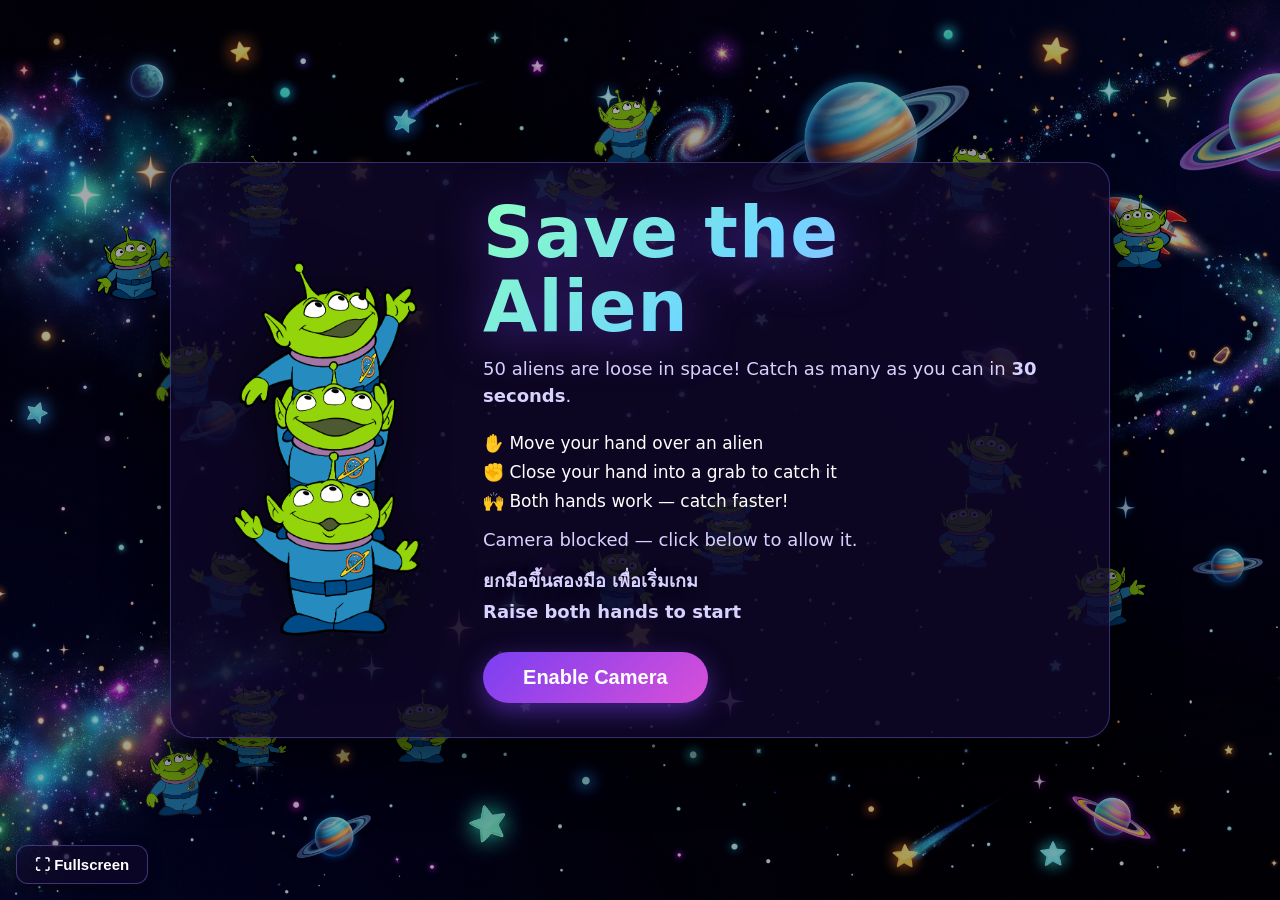
<file: index.html>
<!DOCTYPE html>
<html lang="en">
<head>
  <meta charset="UTF-8" />
  <meta name="viewport" content="width=device-width, initial-scale=1.0" />
  <title>Save the Alien — Hand Tracking Game</title>
  <link rel="stylesheet" href="style.css" />
</head>
<body>
  <div id="stage">
    <!-- Webcam feed (mirrored, faint overlay) -->
    <video id="webcam" autoplay playsinline muted></video>

    <!-- Game canvas: aliens, hand markers -->
    <canvas id="game"></canvas>

    <!-- Fullscreen toggle (bottom-left) -->
    <button id="fs-btn" title="Toggle fullscreen">⛶ Fullscreen</button>

    <!-- HUD -->
    <div id="hud" class="hidden">
      <div class="hud-item">Score: <span id="score">0</span> / 50</div>
      <div class="hud-item">Time: <span id="time">30</span>s</div>
    </div>

    <!-- Start screen -->
    <div id="start-screen" class="overlay">
      <div class="panel panel-start">
        <img class="hero-aliens" src="Aliens/GM-Three_0.png" alt="Three stacked aliens" />
        <div class="start-text">
          <h1 class="big-title">Save the Alien</h1>
          <p>50 aliens are loose in space! Catch as many as you can in
             <strong>30 seconds</strong>.</p>
          <ul class="how">
            <li>✋ Move your hand over an alien</li>
            <li>✊ Close your hand into a grab to catch it</li>
            <li>🙌 Both hands work — catch faster!</li>
          </ul>
          <p class="status" id="start-status">Loading hand tracking…</p>
          <p class="thai">ยกมือขึ้นสองมือ เพื่อเริ่มเกม</p>
          <p class="arm" id="start-arm">Raise both hands to start</p>
          <button id="enable-cam" class="hidden">Enable Camera</button>
        </div>
      </div>
    </div>

    <!-- Game over screen -->
    <div id="over-screen" class="overlay hidden">
      <div class="panel">
        <h1>Time's Up! ⏱️</h1>
        <p class="thankyou">คุณช่วยเราไว้ ซึ้งใจสุดๆ!</p>
        <p class="final">You caught <span id="final-score">0</span> aliens!</p>
        <p id="rank" class="rank"></p>
        <p class="thai">ยกมือขึ้นสองมือ เพื่อเริ่มเกม</p>
        <p class="arm" id="over-arm">Raise both hands to play again</p>
      </div>
    </div>
  </div>

  <script type="module" src="game.js"></script>
</body>
</html>
</file>
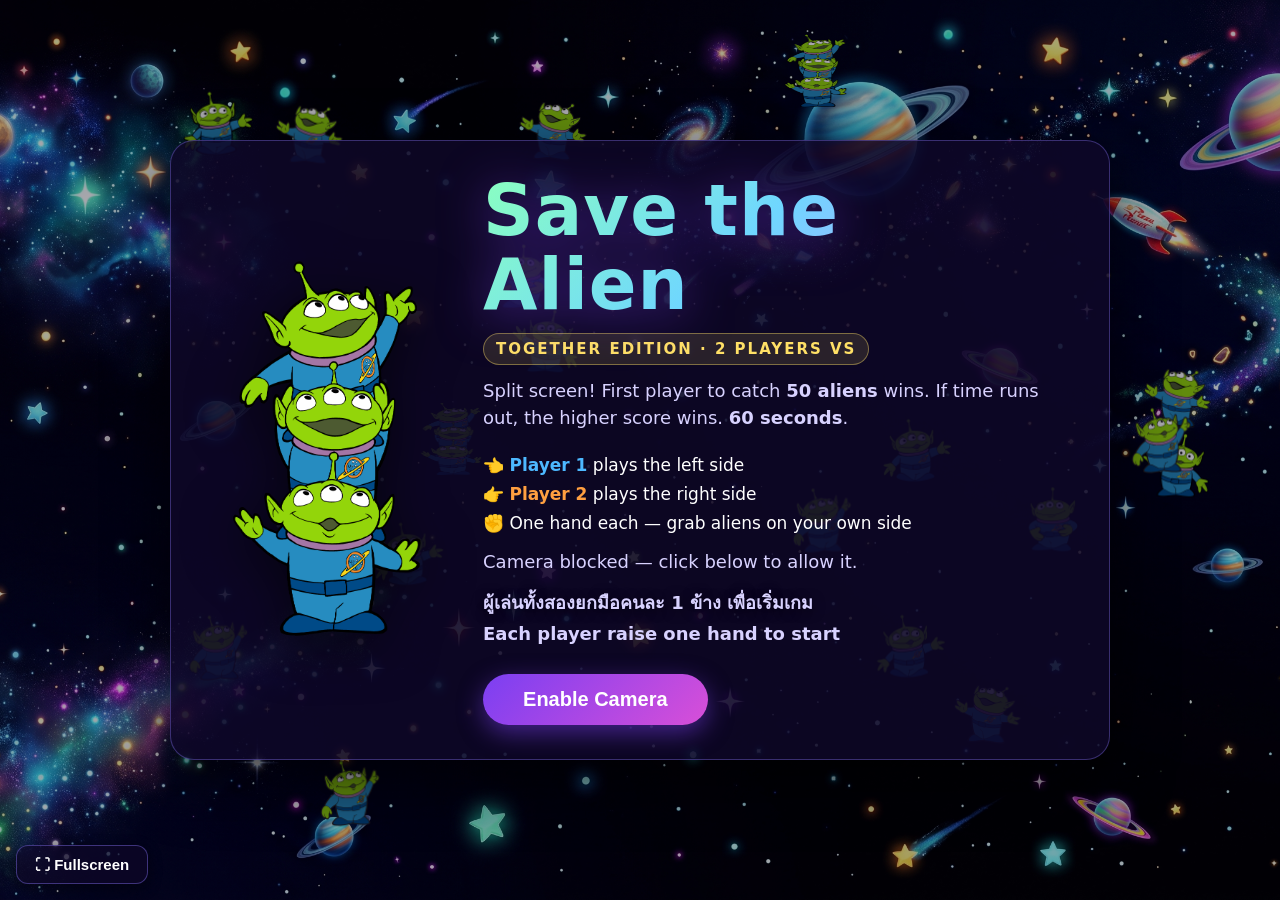
<file: versus.html>
<!DOCTYPE html>
<html lang="en">
<head>
  <meta charset="UTF-8" />
  <meta name="viewport" content="width=device-width, initial-scale=1.0" />
  <title>Save the Alien — Together Edition (2P VS)</title>
  <link rel="stylesheet" href="style.css" />
  <link rel="stylesheet" href="versus.css" />
</head>
<body>
  <div id="stage">
    <!-- Webcam feed (mirrored, faint overlay) -->
    <video id="webcam" autoplay playsinline muted></video>

    <!-- Game canvas: aliens, divider, hand markers -->
    <canvas id="game"></canvas>

    <!-- Fullscreen toggle (bottom-left) -->
    <button id="fs-btn" title="Toggle fullscreen">⛶ Fullscreen</button>

    <!-- HUD: P1 score | timer | P2 score -->
    <div id="hud" class="hidden">
      <div class="hud-item p1">P1: <span id="p1-score">0</span> / 50</div>
      <div class="hud-item timer">Time: <span id="time">60</span>s</div>
      <div class="hud-item p2">P2: <span id="p2-score">0</span> / 50</div>
    </div>

    <!-- Start screen -->
    <div id="start-screen" class="overlay">
      <div class="panel panel-start">
        <img class="hero-aliens" src="Aliens/GM-Three_0.png" alt="Three stacked aliens" />
        <div class="start-text">
          <h1 class="big-title">Save the Alien</h1>
          <p class="edition-badge">TOGETHER EDITION · 2 PLAYERS VS</p>
          <p>Split screen! First player to catch <strong>50 aliens</strong> wins.
             If time runs out, the higher score wins. <strong>60 seconds</strong>.</p>
          <ul class="how">
            <li>👈 <span class="c-p1">Player 1</span> plays the left side</li>
            <li>👉 <span class="c-p2">Player 2</span> plays the right side</li>
            <li>✊ One hand each — grab aliens on your own side</li>
          </ul>
          <p class="status" id="start-status">Loading hand tracking…</p>
          <p class="thai">ผู้เล่นทั้งสองยกมือคนละ 1 ข้าง เพื่อเริ่มเกม</p>
          <p class="arm" id="start-arm">Each player raise one hand to start</p>
          <button id="enable-cam" class="hidden">Enable Camera</button>
        </div>
      </div>
    </div>

    <!-- Game over screen -->
    <div id="over-screen" class="overlay hidden">
      <div class="panel">
        <h1 id="winner-title">Time's Up! ⏱️</h1>
        <div class="final-scores">
          <div class="fs-col p1"><span class="fs-label">Player 1</span><span id="final-p1" class="fs-num">0</span></div>
          <div class="fs-vs">VS</div>
          <div class="fs-col p2"><span class="fs-label">Player 2</span><span id="final-p2" class="fs-num">0</span></div>
        </div>
        <p class="thai">ยกมือคนละ 1 ข้าง เพื่อเล่นอีกครั้ง</p>
        <p class="arm" id="over-arm">Each player raise one hand to play again</p>
      </div>
    </div>
  </div>

  <script type="module" src="versus.js"></script>
</body>
</html>
</file>
<file: style.css>
* { margin: 0; padding: 0; box-sizing: border-box; }

html, body {
  width: 100%;
  height: 100%;
  overflow: hidden;
  background: #05010f;
  font-family: "Segoe UI", system-ui, sans-serif;
  color: #fff;
}

#stage {
  position: relative;
  width: 100vw;
  height: 100vh;
  overflow: hidden;
  /* Space background */
  background: url("background/Gemini_Generated_Image_u13tx8u13tx8u13t.jpg") center/cover no-repeat;
}

/* Webcam: mirrored + faint so the player can see their hands */
#webcam {
  position: absolute;
  inset: 0;
  width: 100%;
  height: 100%;
  object-fit: cover;
  transform: scaleX(-1);      /* mirror like a selfie */
  opacity: 0.28;
  pointer-events: none;
}

#game {
  position: absolute;
  inset: 0;
  width: 100%;
  height: 100%;
}

/* HUD */
#hud {
  position: absolute;
  top: 18px;
  left: 0;
  right: 0;
  display: flex;
  justify-content: space-between;
  padding: 0 28px;
  font-size: clamp(20px, 3vw, 34px);
  font-weight: 700;
  text-shadow: 0 2px 10px rgba(0,0,0,0.8);
  pointer-events: none;
}
.hud-item {
  background: rgba(10, 5, 30, 0.5);
  padding: 6px 18px;
  border-radius: 999px;
  border: 1px solid rgba(255,255,255,0.15);
}

/* Overlays (start / game over) */
.overlay {
  position: absolute;
  inset: 0;
  display: flex;
  align-items: center;
  justify-content: center;
  background: rgba(5, 1, 15, 0.35); /* light dim so background aliens stay visible */
  z-index: 10;
}
.panel {
  text-align: center;
  max-width: 520px;
  max-height: 92vh;
  overflow: auto;
  padding: 40px;
  background: rgba(15, 8, 40, 0.85);
  border: 1px solid rgba(140, 120, 255, 0.35);
  border-radius: 24px;
  box-shadow: 0 20px 60px rgba(0,0,0,0.6);
}
@keyframes hero-float {
  0%, 100% { transform: translateY(0); }
  50% { transform: translateY(-12px); }
}

/* Start screen: two-column layout so it fits a PC screen without scrolling */
.panel-start {
  display: flex;
  flex-direction: row;
  align-items: center;
  gap: 34px;
  max-width: 940px;
  text-align: left;
  padding: 34px 40px;
}
.panel-start .hero-aliens {
  flex: 0 0 auto;
  height: clamp(220px, 52vh, 400px);
  width: auto;
  margin: 0;
  filter: drop-shadow(0 10px 26px rgba(0, 0, 0, 0.55));
  animation: hero-float 3s ease-in-out infinite;
}
.start-text { flex: 1 1 auto; min-width: 0; }
.panel-start .big-title {
  font-size: clamp(40px, 5.5vw, 78px) !important;
  margin-bottom: 10px;
}
.panel-start p { margin-bottom: 8px; font-size: 17px; }
.panel-start .how {
  margin: 6px 0 10px;
  line-height: 1.7;
  font-size: 17px;
}
.panel-start .thai { margin: 10px 0 4px; }

/* Narrow screens (phones): stack back to a single centered column */
@media (max-width: 680px) {
  .panel-start {
    flex-direction: column;
    text-align: center;
    gap: 12px;
    padding: 28px;
  }
  .panel-start .hero-aliens { height: clamp(130px, 22vh, 190px); }
  .start-text { text-align: center; }
}
.panel h1 {
  font-size: clamp(32px, 6vw, 52px);
  margin-bottom: 16px;
}
.big-title {
  font-size: clamp(48px, 10vw, 104px) !important;
  font-weight: 900;
  line-height: 1.05;
  letter-spacing: 1px;
  background: linear-gradient(135deg, #8affc1, #6fd6ff 45%, #d98aff);
  -webkit-background-clip: text;
  background-clip: text;
  -webkit-text-fill-color: transparent;
  filter: drop-shadow(0 6px 24px rgba(123, 63, 242, 0.55));
  margin-bottom: 20px;
}
.thankyou {
  font-size: clamp(34px, 6vw, 68px) !important;
  font-weight: 900;
  line-height: 1.15;
  color: #ffe066 !important;
  text-shadow: 0 3px 18px rgba(0,0,0,0.6), 0 0 28px rgba(255, 214, 102, 0.4);
  margin: 6px 0 18px;
}
.panel p { font-size: 18px; line-height: 1.5; margin-bottom: 14px; color: #d8d2ff; }
.how {
  list-style: none;
  text-align: left;
  display: inline-block;
  margin: 8px auto 20px;
  font-size: 18px;
  line-height: 2;
}
.status { font-size: 16px; color: #ffd479; min-height: 24px; }
.thai {
  font-size: clamp(22px, 3.5vw, 32px);
  font-weight: 800;
  color: #ffe58a;
  margin: 18px 0 6px;
  text-shadow: 0 2px 12px rgba(0,0,0,0.6);
}
.arm {
  font-size: 20px;
  font-weight: 700;
  color: #7cff9b;
  min-height: 30px;
  margin-bottom: 4px;
}
.arm.counting { color: #ff8adf; font-size: 26px; }
.final { font-size: 24px; }
.final span { font-size: 40px; font-weight: 800; color: #7cff9b; }
.rank { font-size: 22px; color: #ffd479; font-weight: 700; }
.hint { font-size: 14px; color: #9a92c9; margin-top: 10px; }

button {
  margin-top: 10px;
  padding: 14px 40px;
  font-size: 20px;
  font-weight: 700;
  color: #fff;
  background: linear-gradient(135deg, #7b3ff2, #d84fd8);
  border: none;
  border-radius: 999px;
  cursor: pointer;
  transition: transform 0.12s, box-shadow 0.12s, opacity 0.2s;
  box-shadow: 0 8px 24px rgba(123, 63, 242, 0.5);
}
button:hover:not(:disabled) { transform: translateY(-2px); box-shadow: 0 12px 30px rgba(216, 79, 216, 0.6); }
button:disabled { opacity: 0.45; cursor: not-allowed; }

/* Fullscreen toggle button (bottom-left, always on top) */
#fs-btn {
  position: fixed;
  left: 16px;
  bottom: 16px;
  z-index: 30;
  margin: 0;
  padding: 10px 18px;
  font-size: 15px;
  font-weight: 600;
  background: rgba(15, 8, 40, 0.7);
  border: 1px solid rgba(140, 120, 255, 0.4);
  border-radius: 12px;
  box-shadow: 0 4px 14px rgba(0,0,0,0.4);
}
#fs-btn:hover { transform: translateY(-1px); box-shadow: 0 6px 18px rgba(123,63,242,0.5); }

.hidden { display: none !important; }
</file>
<file: versus.css>
/* ===== 2-player VS overrides (loaded after style.css) ===== */

:root {
  --p1: #4db8ff;   /* Player 1 — blue */
  --p2: #ff9f40;   /* Player 2 — orange */
  --divider: #39ff14;
}

/* HUD: three items (P1 | timer | P2) */
#hud .hud-item.p1 { color: var(--p1); border-color: rgba(77, 184, 255, 0.5); }
#hud .hud-item.p2 { color: var(--p2); border-color: rgba(255, 159, 64, 0.5); }
#hud .hud-item.timer { color: #fff; }

.c-p1 { color: var(--p1); font-weight: 800; }
.c-p2 { color: var(--p2); font-weight: 800; }

.edition-badge {
  display: inline-block;
  font-size: 15px !important;
  font-weight: 800;
  letter-spacing: 2px;
  color: #ffe066 !important;
  background: rgba(255, 224, 102, 0.12);
  border: 1px solid rgba(255, 224, 102, 0.4);
  padding: 4px 12px;
  border-radius: 999px;
  margin-bottom: 12px !important;
}

/* Game-over score comparison */
.final-scores {
  display: flex;
  align-items: center;
  justify-content: center;
  gap: 22px;
  margin: 10px 0 16px;
}
.fs-col {
  display: flex;
  flex-direction: column;
  align-items: center;
  min-width: 130px;
  padding: 14px 10px;
  border-radius: 16px;
  background: rgba(255, 255, 255, 0.05);
}
.fs-col.p1 { border: 2px solid var(--p1); }
.fs-col.p2 { border: 2px solid var(--p2); }
.fs-label { font-size: 16px; font-weight: 700; color: #d8d2ff; margin-bottom: 4px; }
.fs-col.p1 .fs-label { color: var(--p1); }
.fs-col.p2 .fs-label { color: var(--p2); }
.fs-num { font-size: 54px; font-weight: 900; line-height: 1; color: #fff; }
.fs-vs { font-size: 24px; font-weight: 800; color: #9a92c9; }

.fs-col.winner {
  box-shadow: 0 0 30px rgba(255, 224, 102, 0.6);
  transform: scale(1.08);
}

#winner-title { font-size: clamp(30px, 5vw, 52px); }
</file>
